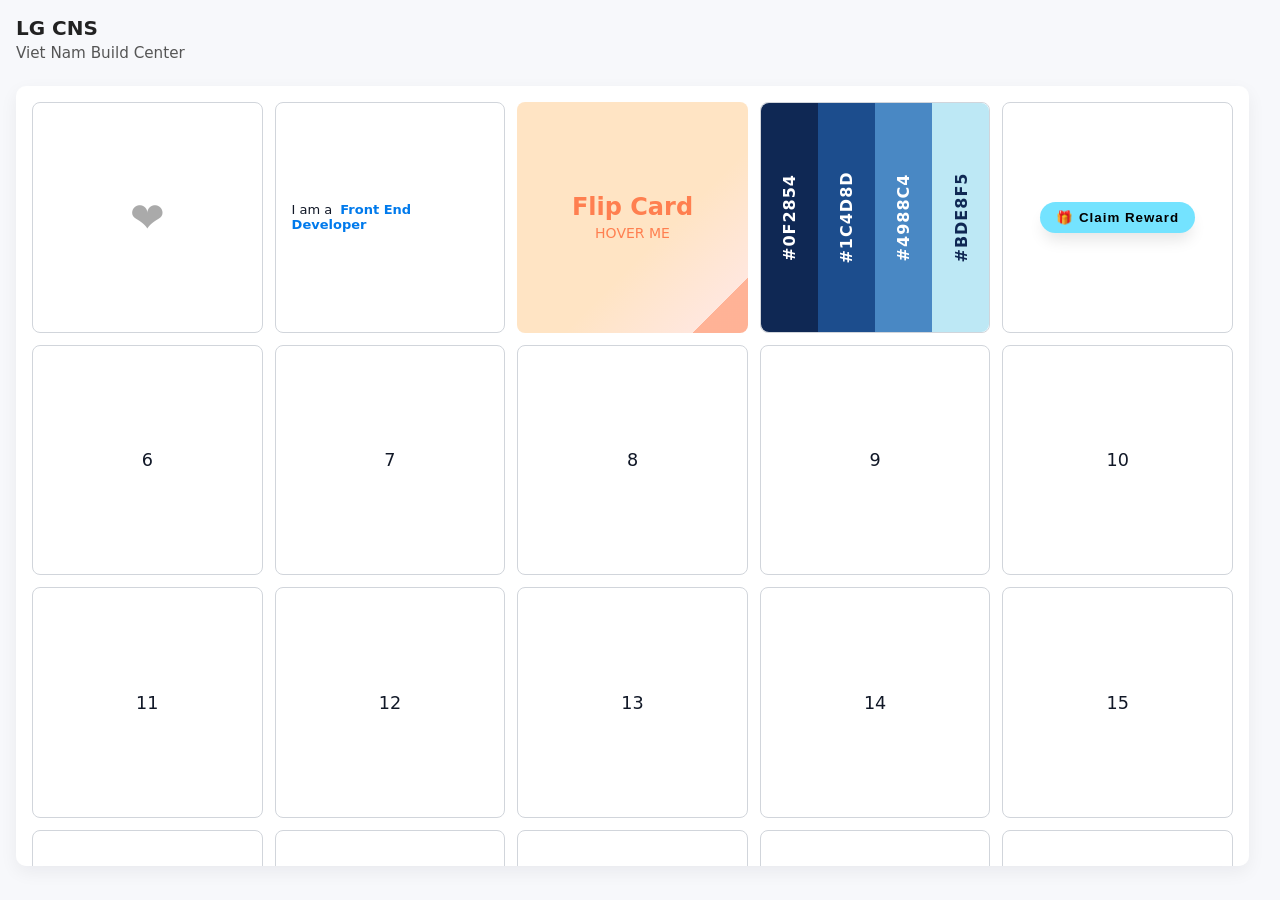
<file: css-is-fun/index.html>
<!DOCTYPE html>
<html lang="en">
  <head>
    <meta charset="UTF-8">
    <meta name="viewport" content="width=device-width, initial-scale=1.0">
    <title>Document</title>
    <link rel="stylesheet" href="index.css">
  </head>
  <body>
    <main class="page">
      <header class="page-header">
        <h1>LG CNS</h1>
        <p>Viet Nam Build Center</p>
      </header>

      <section class="grid-container" aria-label="Demo grid">
        <div class="grid-item">
          <!-- HEART CHECKBOX -->
          <input type="checkbox" id="heart">
          <label class="heart-label" for="heart">&#10084</label>
        </div>
        <div class="grid-item">
          <!-- TEXT ANIMATED -->
          <span class="text-animated">I am a</span>
        </div>
        <div class="grid-item flip-card">
          <!-- FLIP CARD -->
          <div class="card-inner">
            <div class="card-front">
              <div class="heading">Flip Card</div>
              <p>HOVER ME</p>
            </div>
            <div class="card-back">
              <div class="heading">Back</div>
              <p>LEAVE ME</p>
            </div>
          </div>
        </div>
        <div class="grid-item">
          <!-- COLOR PALETTE -->
          <div class="color-palette">
            <div class="color-item blue-1">
              <p>#0F2854</p>
            </div>
            <div class="color-item blue-2">
              <p>#1C4D8D</p>
            </div>
            <div class="color-item blue-3">
              <p>#4988C4</p>
            </div>
            <div class="color-item blue-4">
              <p>#BDE8F5</p>
            </div>
          </div>
        </div>
        <div class="grid-item">
          <!-- SIMPLE POPUP -->
          <button class="popup-btn" popovertarget="reward-popup">
            🎁 Claim Reward
          </button>
          <div id="reward-popup" popover>
            <button class="close-btn" popovertarget="reward-popup" popovertargetaction="hide">
              &times;
            </button>
            <h3>🎉 Congratulation</h3>
            <p>💰 You earned <b>100 coins 🪙</b></p>
          </div>
        </div>
        <div class="grid-item">6</div>
        <div class="grid-item">7</div>
        <div class="grid-item">8</div>
        <div class="grid-item">9</div>
        <div class="grid-item">10</div>
        <div class="grid-item">11</div>
        <div class="grid-item">12</div>
        <div class="grid-item">13</div>
        <div class="grid-item">14</div>
        <div class="grid-item">15</div>
        <div class="grid-item">16</div>
        <div class="grid-item">17</div>
        <div class="grid-item">18</div>
        <div class="grid-item">19</div>
        <div class="grid-item">20</div>
        <div class="grid-item">21</div>
        <div class="grid-item">22</div>
        <div class="grid-item">23</div>
        <div class="grid-item">24</div>
        <div class="grid-item">25</div>
        <div class="grid-item">15</div>
        <div class="grid-item">16</div>
        <div class="grid-item">17</div>
        <div class="grid-item">18</div>
        <div class="grid-item">19</div>
        <div class="grid-item">20</div>
        <div class="grid-item">21</div>
        <div class="grid-item">22</div>
        <div class="grid-item">23</div>
        <div class="grid-item">24</div>
        <div class="grid-item">25</div>
      </section>
    </main>
  </body>
</html>
</file>
<file: css-is-fun/index.css>
/* ---------- Basic page reset and layout ---------- */
* {
  padding: 0;
  margin: 0;
  box-sizing: border-box;
}

html,
body {
  height: 100%;
  font-family: system-ui, -apple-system, sans-serif;
  color: #222;
  background: #f7f8fb;
  scrollbar-gutter: stable;
}

.page {
  display: flex;
  flex-direction: column;
  gap: 24px;
  padding: 16px;
  max-width: 1400px;
  margin: 0 auto;
  height: 100vh;
}

.page-header {
  flex: 0 0 auto;
}

.page-header h1 {
  margin: 0 0 0.25rem 0;
  font-size: 1.25rem;
}

.page-header p {
  margin: 0;
  color: #555;
  font-size: 0.95rem;
}

/* ---------- GRID ---------- */
.grid-container {
  flex: 1 1 auto;
  max-height: calc(100vh - 120px);
  width: 100%;
  overflow-y: auto;
  overflow-x: hidden;
  padding: 16px;
  background: white;
  border-radius: 10px;
  box-shadow: 0 6px 18px rgba(18, 22, 33, 0.06);

  display: grid;
  grid-template-columns: repeat(5, minmax(150px, 1fr));
  gap: 12px;
  align-content: start;
  /* FireFox */
  scrollbar-width: thin;
  scrollbar-color: rgba(16, 22, 44, 0.2) transparent;
}

.grid-item {
  padding: 16px;
  width: 100%;

  display: flex;
  align-items: center;
  justify-content: center;
  border: 1px solid #d1d5db;
  border-radius: 8px;
  aspect-ratio: 1;
  font-size: 1.1rem;
  color: #111827;
  background: #fff;

  transition: transform 180ms ease, box-shadow 180ms ease, filter 250ms ease;
  transform-origin: center center;
  cursor: pointer;
}

.grid-container:has(.grid-item:hover) .grid-item:not(:hover) {
  filter: blur(2px);
  opacity: 0.7;
}

.grid-item:hover {
  transform: scale(1.05);
  box-shadow: 0 10px 15px -3px rgba(0, 0, 0, 0.1);
  z-index: 10;
}

@media (max-width: 1100px) {
  .grid-container {
    grid-template-columns: repeat(4, 1fr);
  }
}

@media (max-width: 820px) {
  .grid-container {
    grid-template-columns: repeat(3, 1fr);
  }
}

@media (max-width: 560px) {
  .grid-container {
    grid-template-columns: repeat(2, 1fr);
  }
}

@media (max-width: 360px) {
  .grid-container {
    grid-template-columns: repeat(1, 1fr);
  }
}

.grid-container::-webkit-scrollbar {
  width: 8px;
}

.grid-container::-webkit-scrollbar-thumb {
  background: rgba(16, 22, 44, 0.08);
  border-radius: 10px;
  border: 2px solid transparent;
  background-clip: padding-box;
}

/* ---------- HEART ---------- */
#heart {
  display: none;
}

.heart-label {
  display: inline-block;
  font-size: 2.6rem;
  color: #aaa;
  cursor: pointer;
  transition: color 0.3s ease, transform 0.1s ease;
  transform-origin: center center;
}

#heart:checked+.heart-label {
  color: #ff3b5c;
  transform: scale(1.15);
}

/* ---------- TEXT ANIMATED ---------- */
.text-animated {
  font-size: 13px;
}

.text-animated::after {
  padding-left: 8px;
  content: 'Front End Developer';
  font-weight: 600;
  color: rgb(0, 122, 236);
  animation: text-animated 6s infinite;
}

@keyframes text-animated {

  0%,
  33% {
    content: 'Front End Developer';
  }

  34%,
  66% {
    content: 'YouTuber';
  }

  67%,
  100% {
    content: 'Tiktoker';
  }
}

/* ---------- FLIP CARD ---------- */
.flip-card {
  padding: 0;
  border: none;
  perspective: 1000px;
}

.flip-card:hover {
  transform: scale(1);
  box-shadow: none;
}

.flip-card .card-inner {
  position: relative;
  width: 100%;
  height: 100%;
  text-align: center;
  transition: transform 0.9s;
  transform-style: preserve-3d;
}

.flip-card:hover .card-inner {
  transform: rotateY(180deg);
}

.flip-card .heading {
  font-size: 24px;
  font-weight: 600;
}

.flip-card p {
  font-size: 14px;
  font-weight: 400;
}

.flip-card .card-front,
.flip-card .card-back {
  position: absolute;
  width: 100%;
  height: 100%;
  display: flex;
  flex-direction: column;
  justify-content: center;
  align-items: center;
  gap: 4px;
  backface-visibility: hidden;
  border-radius: 8px;
}

.flip-card .card-front {
  background: linear-gradient(135deg, bisque 60%, #ffe7de 88%, #ffd3c3 40%, #ff7f5099 48%);
  color: coral;
}

.flip-card .card-back {
  background: linear-gradient(135deg, #ffae91 30%, #ff7f50 88%, #ffe4c4 40%, #ffb9a0 78%);
  color: white;
  transform: rotateY(180deg);
}

/* ---------- COLOR PALETTE ---------- */
.grid-item:has(.color-palette) {
  padding: 0;
}

.color-palette {
  width: 100%;
  height: 100%;
  display: flex;
  justify-content: center;
  align-items: center;
  border-radius: 8px;
  overflow: hidden;
}

.color-palette .color-item {
  flex: 1;
  height: 100%;
  display: flex;
  align-items: center;
  justify-content: center;
  overflow: hidden;
  /* Smoother transition: 0.4s-0.6s feels more "snappy" */
  transition: flex 0.6s cubic-bezier(0.4, 0, 0.2, 1);
  color: white;
  cursor: pointer;
}

.color-palette .color-item.blue-1 {
  background: #0F2854;
}

.color-palette .color-item.blue-2 {
  background: #1C4D8D;
}

.color-palette .color-item.blue-3 {
  background: #4988C4;
}

.color-palette .color-item.blue-4 {
  background: #BDE8F5;
  color: #0F2854;
}

.color-palette .color-item p {
  font-size: 16px;
  font-weight: 600;
  letter-spacing: 1px;
  white-space: nowrap;
  transform: rotate(-90deg);
  transform-origin: center center;
  transition: transform 0.5s ease;
}

.color-palette .color-item:hover {
  flex: 3;
}

.color-palette .color-item:hover p {
  transform: rotate(0deg);
}

/* ---------- SIMPLE POPUP ---------- */
.grid-item:has(#reward-popup) {
  position: relative;
}

.popup-btn {
  padding: 8px 16px;
  border-radius: 20px;
  border: none;
  background: #74e3ff;
  box-shadow: 0 10px 15px -3px rgba(0, 0, 0, 0.1);
  font-weight: 600;
  letter-spacing: 1px;
  cursor: pointer;
}

.close-btn {
  position: absolute;
  top: 8px;
  right: 12px;
  border: none;
  background: none;
  font-size: 24px;
  cursor: pointer;
  color: #888;
}

.close-btn:hover {
  color: #000;
}

#reward-popup {
  gap: 8px;
  padding: 24px;
  border: 1px solid #dfdfdf;
  border-radius: 12px;
  box-shadow: 0 20px 25px -5px rgba(0, 0, 0, 0.2);
  background: white;

  /* Modern centering (default, but good to define) */
  margin: auto;
  max-width: 300px;
  text-align: center;
}

#reward-popup::backdrop {
  background-color: rgba(0, 0, 0, 0.5);
  backdrop-filter: blur(4px)
}

#reward-popup:popover-open {
  animation: slideUp 0.3s ease-out;
}

@keyframes slideUp {
  from {
    opacity: 0;
    transform: translateY(20px);
  }

  to {
    opacity: 1;
    transform: translateY(0);
  }
}

#reward-popup h3 {
  margin-bottom: 8px;
}
</file>
